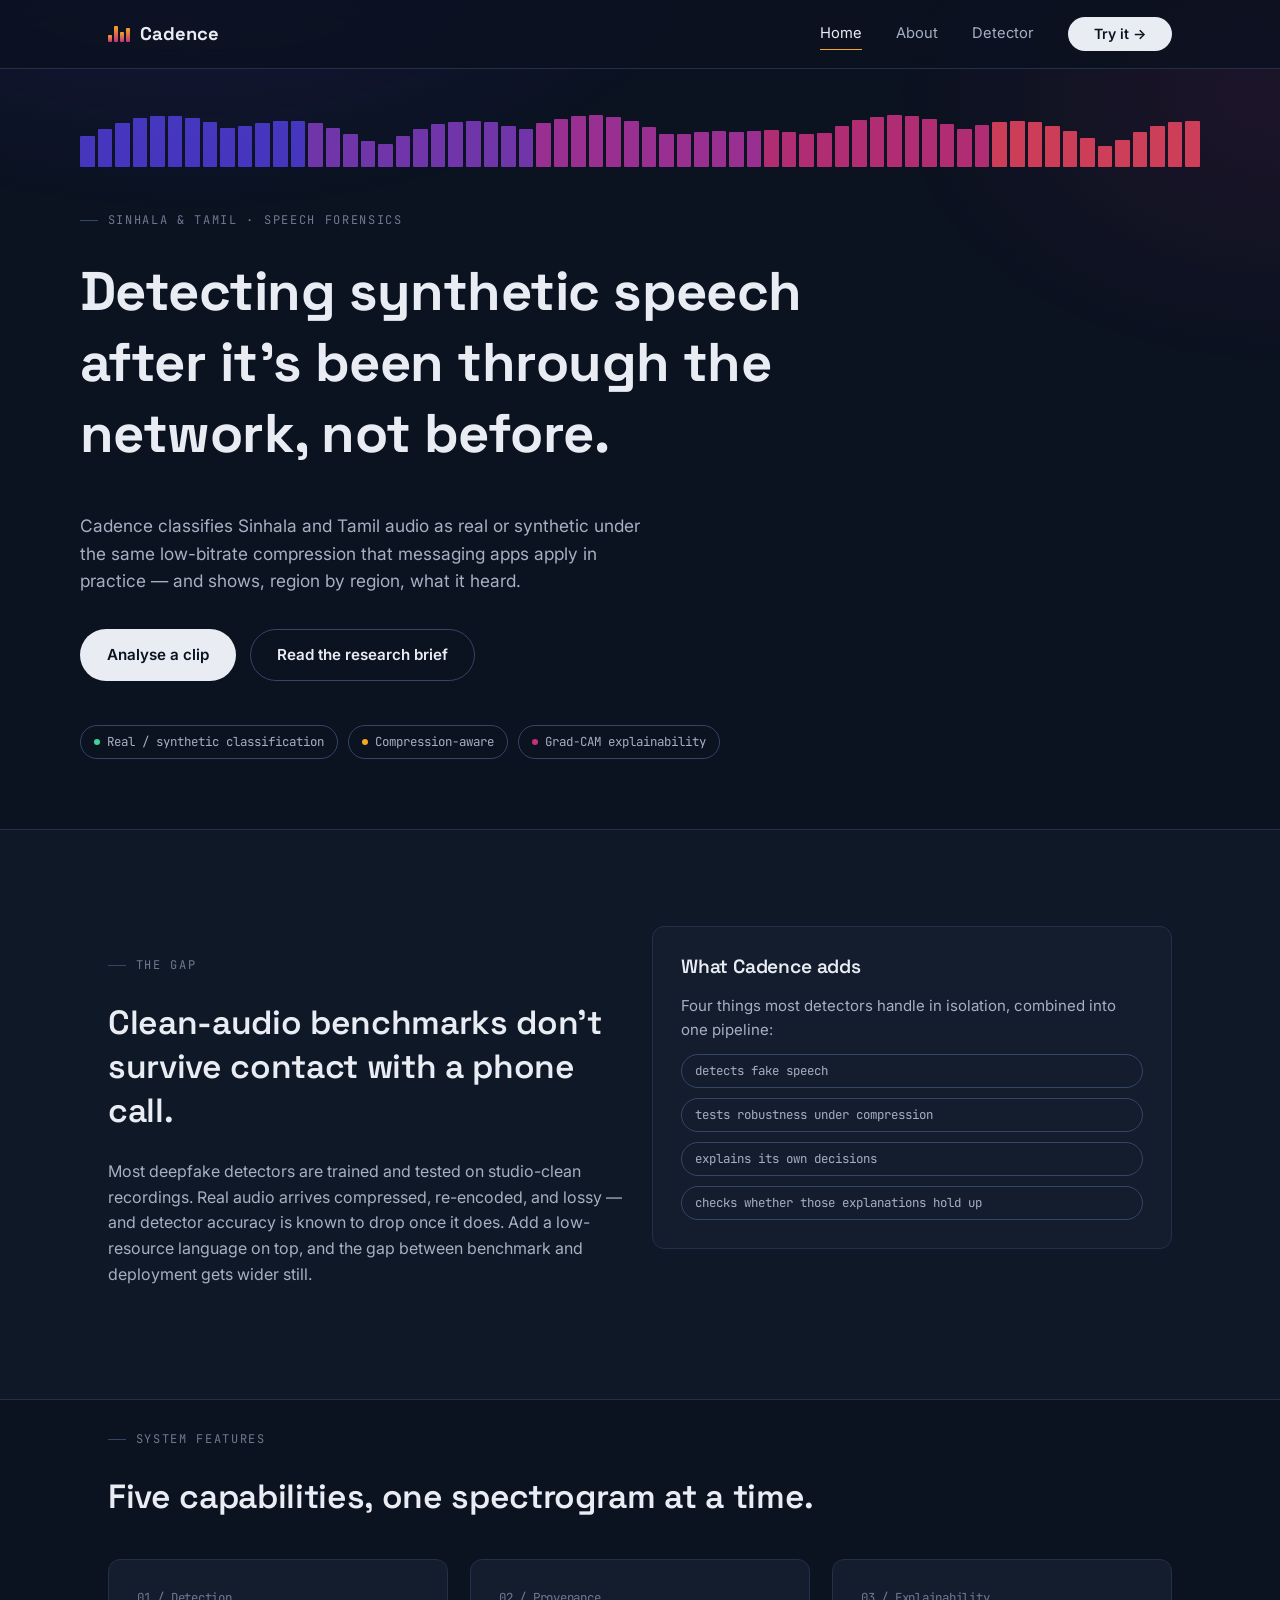
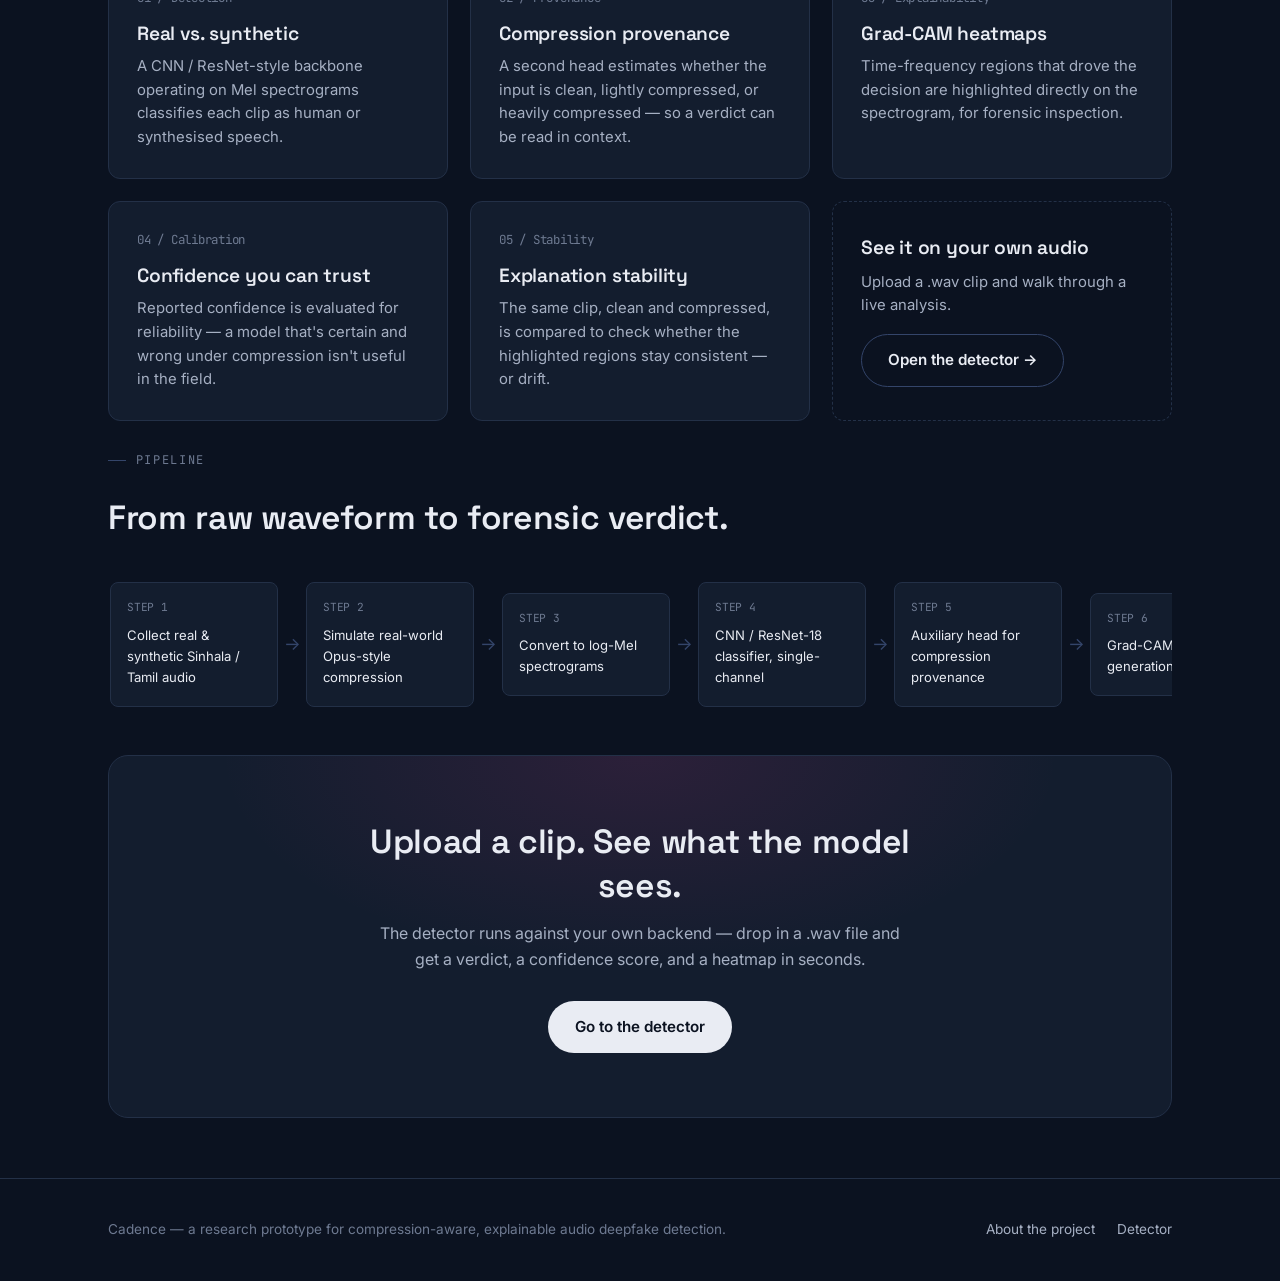
<file: templates/index.html>
<!DOCTYPE html>
  <html lang="en">
    <head>
      <meta charset="UTF-8">
      <meta name="viewport" content="width=device-width, initial-scale=1.0">
      <title>Cadence — Audio Deepfake Forensics for Sinhala &amp; Tamil</title>
      <meta name="description" content="A compression-aware, explainable detector for synthetic speech in Sinhala and Tamil audio.">
      <link rel="preconnect" href="https://fonts.googleapis.com">
      <link rel="preconnect" href="https://fonts.gstatic.com" crossorigin>
      <link href="https://fonts.googleapis.com/css2?family=Space+Grotesk:wght@500;600;700&family=Inter:wght@400;500;600&family=JetBrains+Mono:wght@400;500&display=swap" rel="stylesheet">
      <link rel="stylesheet" href="/static/style.css">
      <style>
        .hero { padding: 34px 0 70px; }
        .hero-ribbon-wrap { --ribbon-h: 64px; margin-bottom: 46px; opacity: 0.9; }
        .hero h1 { max-width: 780px; }
        .hero .lede { max-width: 560px; font-size: 1.08rem; }
        .hero-ctas { display: flex; gap: 14px; margin: 34px 0 44px; flex-wrap: wrap; }
        .chip-row { display: flex; gap: 10px; flex-wrap: wrap; }

        .problem { background: var(--bg-soft); border-top: 1px solid var(--border); border-bottom: 1px solid var(--border); }
        .problem .grid-2 { align-items: start; }
        .problem .card { background: var(--surface); }

        .feature-card { position: relative; }
        .feature-index { font-family: var(--font-mono); font-size: 0.78rem; color: var(--muted); margin-bottom: 14px; display: block; }
        .feature-card h3 { margin-bottom: 8px; }
        .feature-card p { font-size: 0.93rem; margin-bottom: 0; }

        .cta-band {
          text-align: center;
          background: radial-gradient(ellipse 600px 300px at 50% 0%, rgba(194,49,126,0.14), transparent 70%), var(--surface);
          border: 1px solid var(--border);
          border-radius: var(--radius-lg);
          padding: 64px 32px;
        }
        .cta-band h2 { max-width: 620px; margin: 0 auto 14px; }
        .cta-band p { max-width: 520px; margin: 0 auto 28px; }
      </style>
    </head>

    <body>
      <nav class="site-nav">
        <div class="wrap">
          <a class="logo" href="/">
            <span class="logo-mark"><span></span><span></span><span></span><span></span></span>
            Cadence
          </a>
          <button class="nav-toggle" aria-label="Toggle menu" aria-expanded="false">☰</button>
          <div class="nav-links">
            <a href="/" data-page="index.html">Home</a>
            <a href="/about.html" data-page="about.html">About</a>
            <a href="/detect.html" data-page="detect.html">Detector</a>
            <a class="nav-cta" href="/detect.html">Try it →</a>
          </div>
        </div>
      </nav>

      <header class="hero wrap">
        <div class="ribbon hero-ribbon-wrap animated" data-generate data-bars="64" aria-hidden="true"></div>

        <p class="eyebrow">Sinhala &amp; Tamil · Speech Forensics</p>
        <h1>Detecting synthetic speech after it's been through the network, not before.</h1>
        <p class="lede">Cadence classifies Sinhala and Tamil audio as real or synthetic under the same low-bitrate compression that messaging apps apply in practice — and shows, region by region, what it heard.</p>

        <div class="hero-ctas">
          <a class="btn btn-primary" href="/detect.html">Analyse a clip</a>
          <a class="btn btn-ghost" href="/about.html">Read the research brief</a>
        </div>

        <div class="chip-row">
          <span class="pill"><span class="dot" style="color:var(--real)"></span>Real / synthetic classification</span>
          <span class="pill"><span class="dot" style="color:var(--warn)"></span>Compression-aware</span>
          <span class="pill"><span class="dot" style="color:var(--grad-2)"></span>Grad-CAM explainability</span>
        </div>
      </header>

      <section class="problem">
        <div class="wrap grid-2">
          <div>
            <p class="eyebrow">The gap</p>
            <h2>Clean-audio benchmarks don't survive contact with a phone call.</h2>
            <p>Most deepfake detectors are trained and tested on studio-clean recordings. Real audio arrives compressed, re-encoded, and lossy — and detector accuracy is known to drop once it does. Add a low-resource language on top, and the gap between benchmark and deployment gets wider still.</p>
          </div>
          <div class="card">
            <h3 style="margin-bottom:14px;">What Cadence adds</h3>
            <p style="margin-bottom:12px; font-size:0.94rem;">Four things most detectors handle in isolation, combined into one pipeline:</p>
            <div class="stack" style="gap:10px;">
              <div class="pill" style="justify-content:flex-start;">detects fake speech</div>
              <div class="pill" style="justify-content:flex-start;">tests robustness under compression</div>
              <div class="pill" style="justify-content:flex-start;">explains its own decisions</div>
              <div class="pill" style="justify-content:flex-start;">checks whether those explanations hold up</div>
            </div>
          </div>
        </div>
      </section>

      <section class="wrap">
        <p class="eyebrow">System features</p>
        <h2>Five capabilities, one spectrogram at a time.</h2>
        <div class="grid-3" style="margin-top:40px;">
          <div class="card feature-card">
            <span class="feature-index mono">01 / Detection</span>
            <h3>Real vs. synthetic</h3>
            <p>A CNN / ResNet-style backbone operating on Mel spectrograms classifies each clip as human or synthesised speech.</p>
          </div>
          <div class="card feature-card">
            <span class="feature-index mono">02 / Provenance</span>
            <h3>Compression provenance</h3>
            <p>A second head estimates whether the input is clean, lightly compressed, or heavily compressed — so a verdict can be read in context.</p>
          </div>
          <div class="card feature-card">
            <span class="feature-index mono">03 / Explainability</span>
            <h3>Grad-CAM heatmaps</h3>
            <p>Time-frequency regions that drove the decision are highlighted directly on the spectrogram, for forensic inspection.</p>
          </div>
          <div class="card feature-card">
            <span class="feature-index mono">04 / Calibration</span>
            <h3>Confidence you can trust</h3>
            <p>Reported confidence is evaluated for reliability — a model that's certain and wrong under compression isn't useful in the field.</p>
          </div>
          <div class="card feature-card">
            <span class="feature-index mono">05 / Stability</span>
            <h3>Explanation stability</h3>
            <p>The same clip, clean and compressed, is compared to check whether the highlighted regions stay consistent — or drift.</p>
          </div>
          <div class="card feature-card" style="display:flex; flex-direction:column; justify-content:center; align-items:flex-start; background:transparent; border-style:dashed;">
            <h3 style="margin-bottom:10px;">See it on your own audio</h3>
            <p style="margin-bottom:16px;">Upload a .wav clip and walk through a live analysis.</p>
            <a class="btn btn-ghost" href="/detect.html">Open the detector →</a>
          </div>
        </div>
      </section>

      <section class="wrap" style="padding-top:0;">
        <p class="eyebrow">Pipeline</p>
        <h2>From raw waveform to forensic verdict.</h2>
        <div class="pipeline-strip">
          <div class="pipe-step"><span class="mono">STEP 1</span>Collect real &amp; synthetic Sinhala / Tamil audio</div>
          <div class="pipe-arrow">→</div>
          <div class="pipe-step"><span class="mono">STEP 2</span>Simulate real-world Opus-style compression</div>
          <div class="pipe-arrow">→</div>
          <div class="pipe-step"><span class="mono">STEP 3</span>Convert to log-Mel spectrograms</div>
          <div class="pipe-arrow">→</div>
          <div class="pipe-step"><span class="mono">STEP 4</span>CNN / ResNet-18 classifier, single-channel</div>
          <div class="pipe-arrow">→</div>
          <div class="pipe-step"><span class="mono">STEP 5</span>Auxiliary head for compression provenance</div>
          <div class="pipe-arrow">→</div>
          <div class="pipe-step"><span class="mono">STEP 6</span>Grad-CAM heatmap generation</div>
          <div class="pipe-arrow">→</div>
          <div class="pipe-step"><span class="mono">STEP 7</span>Confidence calibration</div>
        </div>
      </section>

      <section class="wrap">
        <div class="cta-band">
          <h2>Upload a clip. See what the model sees.</h2>
          <p>The detector runs against your own backend — drop in a .wav file and get a verdict, a confidence score, and a heatmap in seconds.</p>
          <a class="btn btn-primary" href="/detect.html">Go to the detector</a>
        </div>
      </section>

      <footer class="site-footer">
        <div class="wrap">
          <p>Cadence — a research prototype for compression-aware, explainable audio deepfake detection.</p>
          <div class="footer-links">
            <a href="/about.html">About the project</a>
            <a href="/detect.html">Detector</a>
          </div>
        </div>
      </footer>

      <!-- THE FIX: Pointing properly to the static folder -->
      <script src="/static/app.js"></script>
    </body>
  </html>
</file>
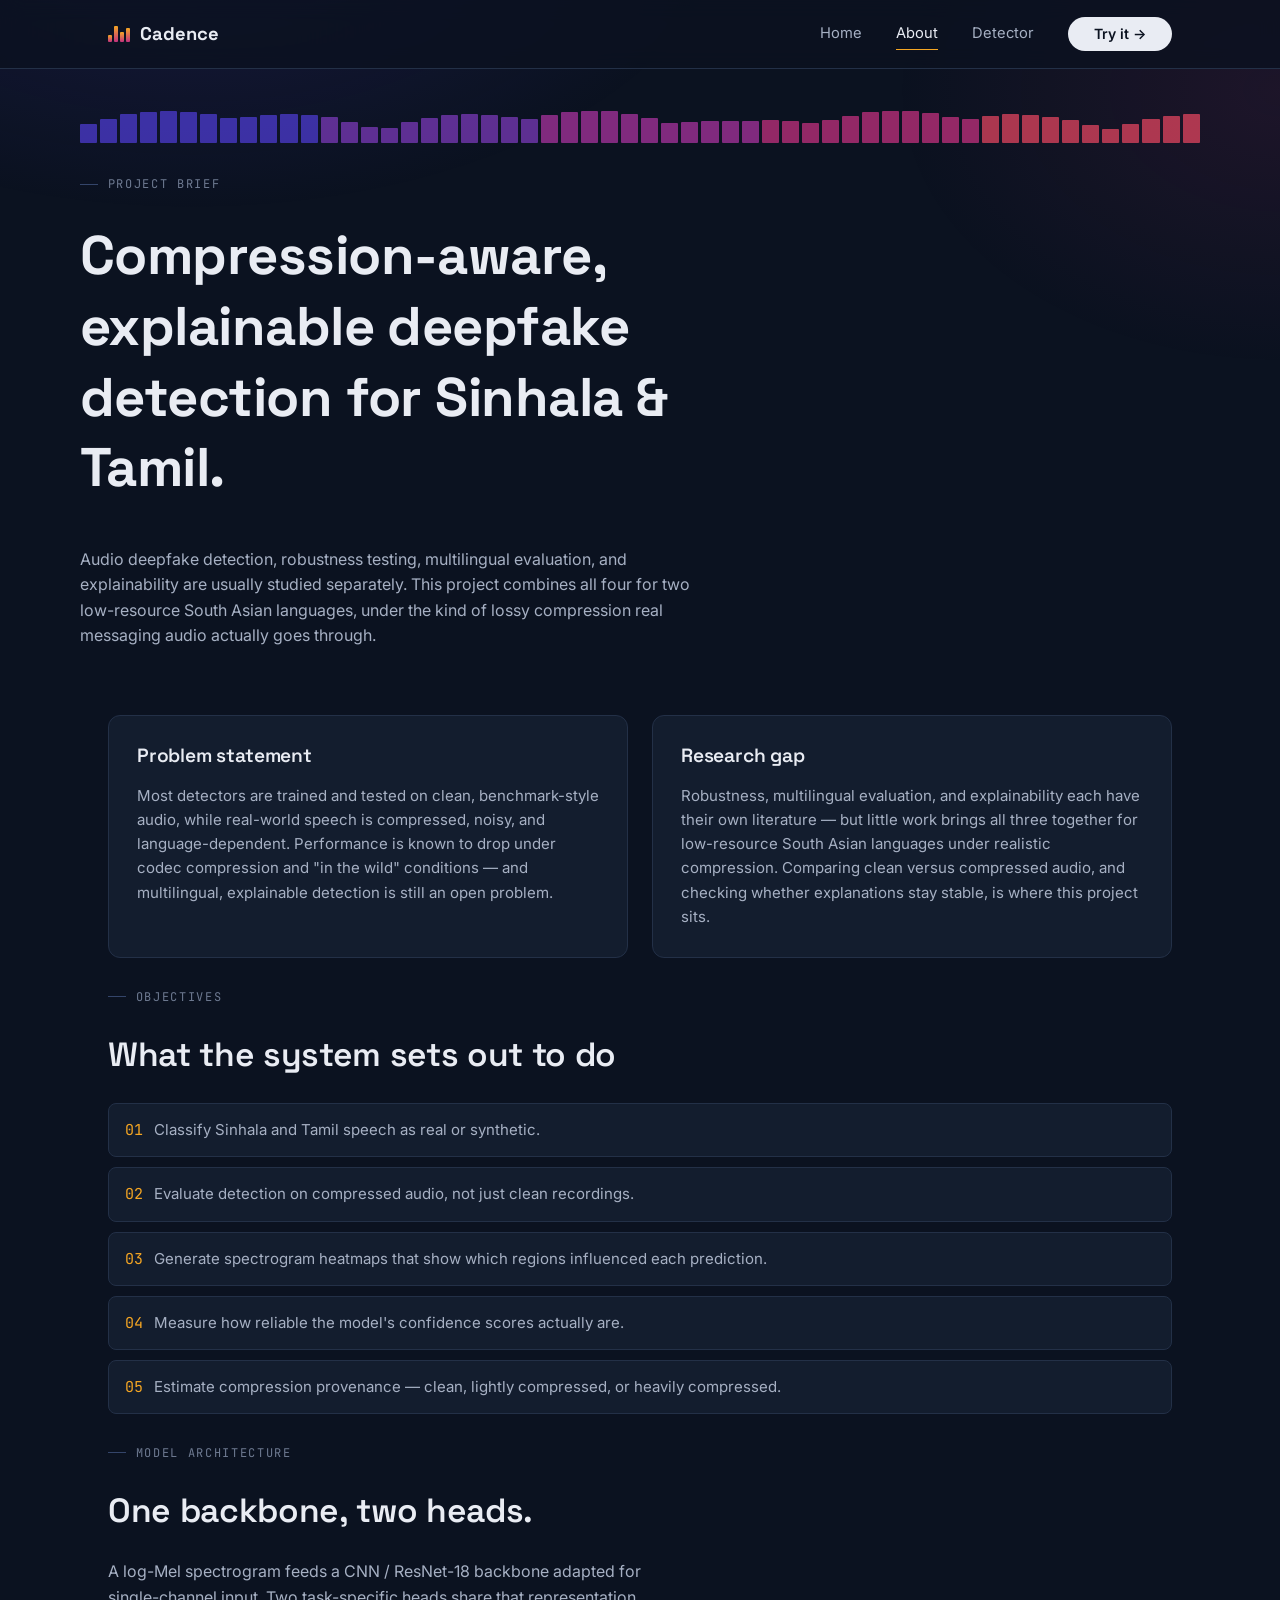
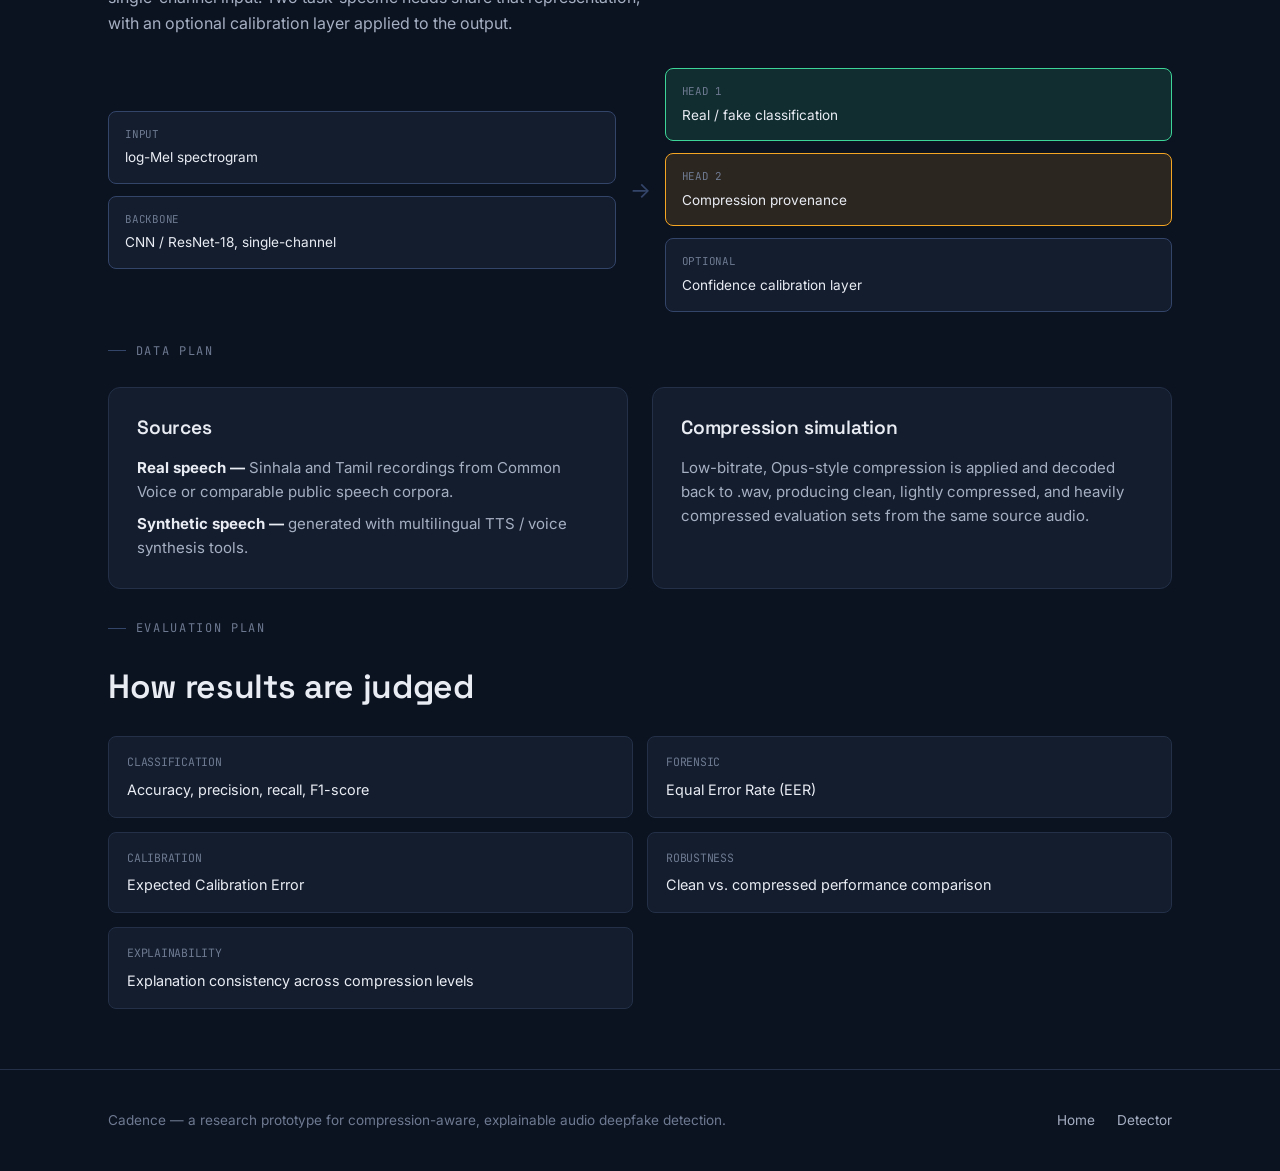
<file: templates/about.html>
<!DOCTYPE html>
  <html lang="en">
    <head>
      <meta charset="UTF-8">
      <meta name="viewport" content="width=device-width, initial-scale=1.0">
      <title>About — Cadence</title>
      <meta name="description" content="Project brief: compression-aware, explainable audio deepfake detection for Sinhala and Tamil speech.">
      <link rel="preconnect" href="https://fonts.googleapis.com">
      <link rel="preconnect" href="https://fonts.gstatic.com" crossorigin>
      <link href="https://fonts.googleapis.com/css2?family=Space+Grotesk:wght@500;600;700&family=Inter:wght@400;500;600&family=JetBrains+Mono:wght@400;500&display=swap" rel="stylesheet">
      <link rel="stylesheet" href="/static/style.css">
      <style>
        .page-hero { padding: 34px 0 50px; }
        .page-hero .ribbon { --ribbon-h: 40px; margin-bottom: 34px; opacity: 0.75; }
        .page-hero h1 { max-width: 700px; }
        .page-hero p.lede { max-width: 620px; }

        .obj-list { list-style: none; margin: 0; padding: 0; display: grid; gap: 10px; }
        .obj-list li {
          display: flex; gap: 12px; align-items: flex-start;
          padding: 14px 16px; background: var(--surface); border: 1px solid var(--border); border-radius: var(--radius-sm);
          font-size: 0.94rem; color: var(--ink-dim);
        }
        .obj-list .mono { color: var(--grad-3); flex: 0 0 auto; }

        .arch {
          display: grid;
          grid-template-columns: 1fr auto 1fr;
          align-items: center;
          gap: 14px;
          margin-top: 32px;
        }
        .arch-col { display: flex; flex-direction: column; gap: 12px; }
        .arch-box {
          border: 1px solid var(--border-hi);
          background: var(--surface);
          border-radius: var(--radius-sm);
          padding: 14px 16px;
          font-size: 0.85rem;
        }
        .arch-box .mono { display: block; font-size: 0.68rem; color: var(--muted); margin-bottom: 4px; }
        .arch-box.head-real { border-color: var(--real); background: var(--real-dim); }
        .arch-box.head-comp { border-color: var(--warn); background: var(--warn-dim); }
        .arch-arrow { color: var(--border-hi); font-size: 1.4rem; text-align: center; }
        @media (max-width: 760px) {
          .arch { grid-template-columns: 1fr; }
          .arch-arrow { transform: rotate(90deg); }
        }

        .eval-grid { display: grid; grid-template-columns: repeat(2, 1fr); gap: 14px; margin-top: 28px; }
        @media (max-width: 720px) { .eval-grid { grid-template-columns: 1fr; } }
        .eval-item { padding: 16px 18px; background: var(--surface); border: 1px solid var(--border); border-radius: var(--radius-sm); font-size: 0.9rem; }
        .eval-item .mono { color: var(--muted); font-size: 0.72rem; display: block; margin-bottom: 6px; }
      </style>
    </head>
    <body>

      <nav class="site-nav">
        <div class="wrap">
          <a class="logo" href="/">
            <span class="logo-mark"><span></span><span></span><span></span><span></span></span>
            Cadence
          </a>
          <button class="nav-toggle" aria-label="Toggle menu" aria-expanded="false">☰</button>
          <div class="nav-links">
            <a href="/" data-page="index.html">Home</a>
            <a href="/about.html" data-page="about.html">About</a>
            <a href="/detect.html" data-page="detect.html">Detector</a>
            <a class="nav-cta" href="/detect.html">Try it →</a>
          </div>
        </div>
      </nav>

      <header class="page-hero wrap">
        <div class="ribbon animated" data-generate data-bars="56" aria-hidden="true"></div>
        <p class="eyebrow">Project brief</p>
        <h1>Compression-aware, explainable deepfake detection for Sinhala &amp; Tamil.</h1>
        <p class="lede">Audio deepfake detection, robustness testing, multilingual evaluation, and explainability are usually studied separately. This project combines all four for two low-resource South Asian languages, under the kind of lossy compression real messaging audio actually goes through.</p>
      </header>

      <section class="wrap" style="padding-top:0;">
        <div class="grid-2">
          <div class="card">
            <h3>Problem statement</h3>
            <p style="font-size:0.94rem; margin-bottom:0;">Most detectors are trained and tested on clean, benchmark-style audio, while real-world speech is compressed, noisy, and language-dependent. Performance is known to drop under codec compression and "in the wild" conditions — and multilingual, explainable detection is still an open problem.</p>
          </div>
          <div class="card">
            <h3>Research gap</h3>
            <p style="font-size:0.94rem; margin-bottom:0;">Robustness, multilingual evaluation, and explainability each have their own literature — but little work brings all three together for low-resource South Asian languages under realistic compression. Comparing clean versus compressed audio, and checking whether explanations stay stable, is where this project sits.</p>
          </div>
        </div>
      </section>

      <section class="wrap">
        <p class="eyebrow">Objectives</p>
        <h2>What the system sets out to do</h2>
        <ul class="obj-list">
          <li><span class="mono">01</span>Classify Sinhala and Tamil speech as real or synthetic.</li>
          <li><span class="mono">02</span>Evaluate detection on compressed audio, not just clean recordings.</li>
          <li><span class="mono">03</span>Generate spectrogram heatmaps that show which regions influenced each prediction.</li>
          <li><span class="mono">04</span>Measure how reliable the model's confidence scores actually are.</li>
          <li><span class="mono">05</span>Estimate compression provenance — clean, lightly compressed, or heavily compressed.</li>
        </ul>
      </section>

      <section class="wrap">
        <p class="eyebrow">Model architecture</p>
        <h2>One backbone, two heads.</h2>
        <p style="max-width:560px;">A log-Mel spectrogram feeds a CNN / ResNet-18 backbone adapted for single-channel input. Two task-specific heads share that representation, with an optional calibration layer applied to the output.</p>

        <div class="arch">
          <div class="arch-col">
            <div class="arch-box"><span class="mono">INPUT</span>log-Mel spectrogram</div>
            <div class="arch-box"><span class="mono">BACKBONE</span>CNN / ResNet-18, single-channel</div>
          </div>
          <div class="arch-arrow">→</div>
          <div class="arch-col">
            <div class="arch-box head-real"><span class="mono">HEAD 1</span>Real / fake classification</div>
            <div class="arch-box head-comp"><span class="mono">HEAD 2</span>Compression provenance</div>
            <div class="arch-box"><span class="mono">OPTIONAL</span>Confidence calibration layer</div>
          </div>
        </div>
      </section>

      <section class="wrap">
        <p class="eyebrow">Data plan</p>
        <div class="grid-2">
          <div class="card">
            <h3>Sources</h3>
            <p style="font-size:0.94rem; margin-bottom:8px;"><strong style="color:var(--ink);">Real speech —</strong> Sinhala and Tamil recordings from Common Voice or comparable public speech corpora.</p>
            <p style="font-size:0.94rem; margin-bottom:0;"><strong style="color:var(--ink);">Synthetic speech —</strong> generated with multilingual TTS / voice synthesis tools.</p>
          </div>
          <div class="card">
            <h3>Compression simulation</h3>
            <p style="font-size:0.94rem; margin-bottom:0;">Low-bitrate, Opus-style compression is applied and decoded back to .wav, producing clean, lightly compressed, and heavily compressed evaluation sets from the same source audio.</p>
          </div>
        </div>
      </section>

      <section class="wrap">
        <p class="eyebrow">Evaluation plan</p>
        <h2>How results are judged</h2>
        <div class="eval-grid">
          <div class="eval-item"><span class="mono">CLASSIFICATION</span>Accuracy, precision, recall, F1-score</div>
          <div class="eval-item"><span class="mono">FORENSIC</span>Equal Error Rate (EER)</div>
          <div class="eval-item"><span class="mono">CALIBRATION</span>Expected Calibration Error</div>
          <div class="eval-item"><span class="mono">ROBUSTNESS</span>Clean vs. compressed performance comparison</div>
          <div class="eval-item"><span class="mono">EXPLAINABILITY</span>Explanation consistency across compression levels</div>
        </div>
      </section>

      <footer class="site-footer">
        <div class="wrap">
          <p>Cadence — a research prototype for compression-aware, explainable audio deepfake detection.</p>
          <div class="footer-links">
            <a href="/">Home</a>
            <a href="/detect.html">Detector</a>
          </div>
        </div>
      </footer>

      <script src="/static/app.js"></script>
    </body>
  </html>
</file>
<file: static/style.css>
/* ============================================================
   Cadence — Audio Deepfake Forensics
   Design tokens
   ============================================================ */

:root {
  /* Surfaces */
  --bg:        #0B1220;
  --bg-soft:   #0F1826;
  --surface:   #131D2E;
  --surface-hi:#1B2740;
  --border:    #233047;
  --border-hi: #34456A;

  /* Text */
  --ink:      #E9ECF3;
  --ink-dim:  #A6B0C3;
  --muted:    #6E7A91;

  /* Verdict colours */
  --real:     #3ED598;
  --real-dim: rgba(62, 213, 152, 0.14);
  --fake:     #FF5C72;
  --fake-dim: rgba(255, 92, 114, 0.14);
  --warn:     #F5A623;
  --warn-dim: rgba(245, 166, 35, 0.14);

  /* Signature gradient — modelled on a magma spectrogram colour scale */
  --grad-1: #4C3BCF;
  --grad-2: #C2317E;
  --grad-3: #F5A623;

  /* Type */
  --font-display: 'Space Grotesk', 'Segoe UI', sans-serif;
  --font-body:    'Inter', 'Segoe UI', sans-serif;
  --font-mono:    'JetBrains Mono', 'SF Mono', monospace;

  --radius-sm: 8px;
  --radius:    12px;
  --radius-lg: 20px;

  --maxw: 1120px;
}

@media (prefers-reduced-motion: no-preference) {
  :root { --enable-motion: 1; }
}

* { box-sizing: border-box; }

html { scroll-behavior: smooth; }

body {
  margin: 0;
  background: var(--bg);
  color: var(--ink);
  font-family: var(--font-body);
  font-size: 16px;
  line-height: 1.6;
  -webkit-font-smoothing: antialiased;
}

/* Faint ambient texture so the ink-black background isn't flat */
body::before {
  content: "";
  position: fixed;
  inset: 0;
  z-index: -1;
  background:
    radial-gradient(ellipse 900px 500px at 15% -10%, rgba(76,59,207,0.18), transparent 60%),
    radial-gradient(ellipse 700px 500px at 100% 10%, rgba(194,49,126,0.10), transparent 55%);
  pointer-events: none;
}

img { max-width: 100%; display: block; }
a { color: inherit; text-decoration: none; }

h1, h2, h3, h4 {
  font-family: var(--font-display);
  font-weight: 600;
  line-height: 1.3;
  margin: 0 0 0.8em;
  letter-spacing: -0.01em;
}

h1 { font-size: clamp(2.1rem, 4.5vw, 3.4rem); font-weight: 700; }
h2 { font-size: clamp(1.5rem, 2.8vw, 2.1rem); }
h3 { font-size: 1.2rem; }

p { margin: 0 0 1em; color: var(--ink-dim); }

.mono {
  font-family: var(--font-mono);
  letter-spacing: -0.02em;
}

.eyebrow {
  font-family: var(--font-mono);
  font-size: 0.75rem;
  text-transform: uppercase;
  letter-spacing: 0.14em;
  color: var(--muted);
  display: flex;
  align-items: center;
  gap: 0.8em;
  margin-top: 2rem;
  margin-bottom: 1.8rem;
  line-height: 1.2;
}

.eyebrow::before {
  content: "";
  width: 18px;
  height: 1px;
  background: var(--border-hi);
}

.wrap {
  max-width: var(--maxw);
  margin: 0 auto;
  padding: 0 28px;
}

section { padding: 96px 0; }

@media (max-width: 720px) {
  section { padding: 56px 0; }
  .wrap { padding: 0 20px; }
}

/* ---------------- Nav ---------------- */
.site-nav {
  position: sticky;
  top: 0;
  z-index: 50;
  background: rgba(11, 18, 32, 0.82);
  backdrop-filter: blur(10px);
  border-bottom: 1px solid var(--border);
}

.site-nav .wrap {
  display: flex;
  align-items: center;
  justify-content: space-between;
  height: 68px;
}

.logo {
  font-family: var(--font-display);
  font-weight: 700;
  font-size: 1.15rem;
  display: flex;
  align-items: center;
  gap: 10px;
}

.logo-mark {
  width: 22px;
  height: 16px;
  display: flex;
  align-items: flex-end;
  gap: 2px;
}

.logo-mark span {
  flex: 1;
  background: linear-gradient(180deg, var(--grad-3), var(--grad-2));
  border-radius: 1px;
  animation: bar-pulse 1.6s ease-in-out infinite;
}
.logo-mark span:nth-child(1) { height: 45%; animation-delay: -0.9s; }
.logo-mark span:nth-child(2) { height: 100%; animation-delay: -0.3s; }
.logo-mark span:nth-child(3) { height: 65%; animation-delay: -1.2s; }
.logo-mark span:nth-child(4) { height: 85%; animation-delay: -0.1s; }

@keyframes bar-pulse {
  0%, 100% { transform: scaleY(0.55); }
  50% { transform: scaleY(1); }
}

.nav-links {
  display: flex;
  align-items: center;
  gap: 34px;
  font-size: 0.92rem;
}

.nav-links a {
  color: var(--ink-dim);
  transition: color 0.15s ease;
  padding: 4px 0;
  border-bottom: 1px solid transparent;
}
.nav-links a:hover { color: var(--ink); }
.nav-links a.active {
  color: var(--ink);
  border-bottom-color: var(--grad-3);
}

.nav-cta {
  display: inline-flex !important;
  align-items: center;
  justify-content: center;
  gap: 8px;
  white-space: nowrap;
  flex-shrink: 0;
  background: var(--ink);
  color: var(--bg) !important;
  padding: 10px 26px !important;
  border-radius: 999px;
  font-weight: 600;
  font-size: 0.88rem !important;
  line-height: 1;
  border-bottom: none !important;
  transition: background 0.15s ease, transform 0.15s ease;
}

.nav-cta:hover {
  background: #ffffff !important;
  transform: translateY(-1px);
}

.nav-toggle {
  display: none;
  background: none;
  border: 1px solid var(--border-hi);
  border-radius: 8px;
  color: var(--ink);
  width: 38px;
  height: 38px;
  font-size: 1.1rem;
  cursor: pointer;
}

@media (max-width: 760px) {
  .nav-toggle { display: block; }
  .nav-links {
    position: absolute;
    top: 68px;
    left: 0;
    right: 0;
    background: var(--bg-soft);
    border-bottom: 1px solid var(--border);
    flex-direction: column;
    align-items: flex-start;
    gap: 0;
    padding: 8px 20px 18px;
    display: none;
  }
  .nav-links.open { display: flex; }
  .nav-links a { width: 100%; padding: 12px 0; border-bottom: 1px solid var(--border); }
  .nav-cta { margin-top: 10px; text-align: center; }
}

/* ---------------- Spectrogram ribbon (signature element) ---------------- */
.ribbon {
  display: flex;
  align-items: flex-end;
  gap: 3px;
  height: var(--ribbon-h, 46px);
  overflow: hidden;
}

.ribbon span {
  flex: 1;
  min-width: 2px;
  border-radius: 1px;
  background: var(--bar-color, var(--grad-2));
  transform-origin: bottom;

  /* Fallback declarations to clear IDE linter warnings */
  --bar-color: var(--grad-2);
  --h-min: 0.3;
  --h-max: 1;
}

@media (prefers-reduced-motion: no-preference) {
  .ribbon.animated span { animation: ribbon-bounce 2.4s ease-in-out infinite; }
}

@keyframes ribbon-bounce {
  0%, 100% { transform: scaleY(var(--h-min, 0.3)); }
  50% { transform: scaleY(var(--h-max, 1)); }
}

/* ---------------- Pipeline Strip ---------------- */
.pipeline-strip {
  display: flex;
  align-items: center;
  gap: 0;
  overflow-x: auto;
  padding: 6px 2px 24px;
  margin-top: 36px;
  margin-bottom: 24px;
  -ms-overflow-style: none;  /* IE/Edge */
  scrollbar-width: none;     /* Firefox */
}

.pipeline-strip::-webkit-scrollbar {
  display: none; /* Chrome/Safari */
}

.pipe-step {
  flex: 0 0 auto;
  width: 168px;
  padding: 16px 16px 18px;
  border: 1px solid var(--border);
  border-radius: var(--radius-sm);
  background: var(--surface);
  font-size: 0.82rem;
}

.pipe-step .mono { font-size: 0.7rem; color: var(--muted); display: block; margin-bottom: 8px; }
.pipe-arrow { flex: 0 0 auto; width: 28px; text-align: center; color: var(--border-hi); font-size: 1.1rem; }

/* ---------------- Buttons ---------------- */
.btn {
  display: inline-flex;
  align-items: center;
  justify-content: center;
  gap: 8px;
  font-family: var(--font-body);
  font-weight: 600;
  font-size: 0.95rem;
  padding: 13px 26px;
  border-radius: 999px;
  border: 1px solid transparent;
  cursor: pointer;
  transition: transform 0.15s ease, background 0.15s ease, border-color 0.15s ease;
}

.btn:active { transform: scale(0.98); }

.btn-primary {
  background: var(--ink);
  color: var(--bg);
}

.btn-primary:hover { background: #fff; }

.btn-primary:disabled {
  background: var(--surface-hi);
  color: var(--muted);
  cursor: not-allowed;
}

.btn-ghost {
  background: transparent;
  color: var(--ink);
  border-color: var(--border-hi);
}

.btn-ghost:hover { border-color: var(--ink-dim); }

/* ---------------- Cards ---------------- */
.card {
  background: var(--surface);
  border: 1px solid var(--border);
  border-radius: var(--radius);
  padding: 28px;
}

.hairline {
  border-top: 1px solid var(--border);
}

/* ---------------- Pills / badges ---------------- */
.pill {
  display: inline-flex;
  align-items: center;
  gap: 7px;
  font-family: var(--font-mono);
  font-size: 0.78rem;
  padding: 6px 13px;
  border-radius: 999px;
  border: 1px solid var(--border-hi);
  color: var(--ink-dim);
}

.dot { width: 6px; height: 6px; border-radius: 50%; background: currentColor; }

/* ---------------- Footer ---------------- */
.site-footer {
  border-top: 1px solid var(--border);
  padding: 40px 0;
  margin-top: 60px;
}

.site-footer .wrap {
  display: flex;
  justify-content: space-between;
  align-items: center;
  flex-wrap: wrap;
  gap: 16px;
}

.site-footer p { margin: 0; color: var(--muted); font-size: 0.85rem; }

.footer-links { display: flex; gap: 22px; font-size: 0.85rem; }
.footer-links a { color: var(--ink-dim); }
.footer-links a:hover { color: var(--ink); }

/* ---------------- Utility ---------------- */
.grid-2 { display: grid; grid-template-columns: 1fr 1fr; gap: 24px; }
.grid-3 { display: grid; grid-template-columns: repeat(3, 1fr); gap: 22px; }

@media (max-width: 860px) {
  .grid-2, .grid-3 { grid-template-columns: 1fr; }
}

.stack { display: flex; flex-direction: column; }
.center { text-align: center; }

.visually-hidden {
  position: absolute;
  width: 1px; height: 1px;
  overflow: hidden;
  clip: rect(0 0 0 0);
}

:focus-visible {
  outline: 2px solid var(--grad-3);
  outline-offset: 2px;
}
</file>
